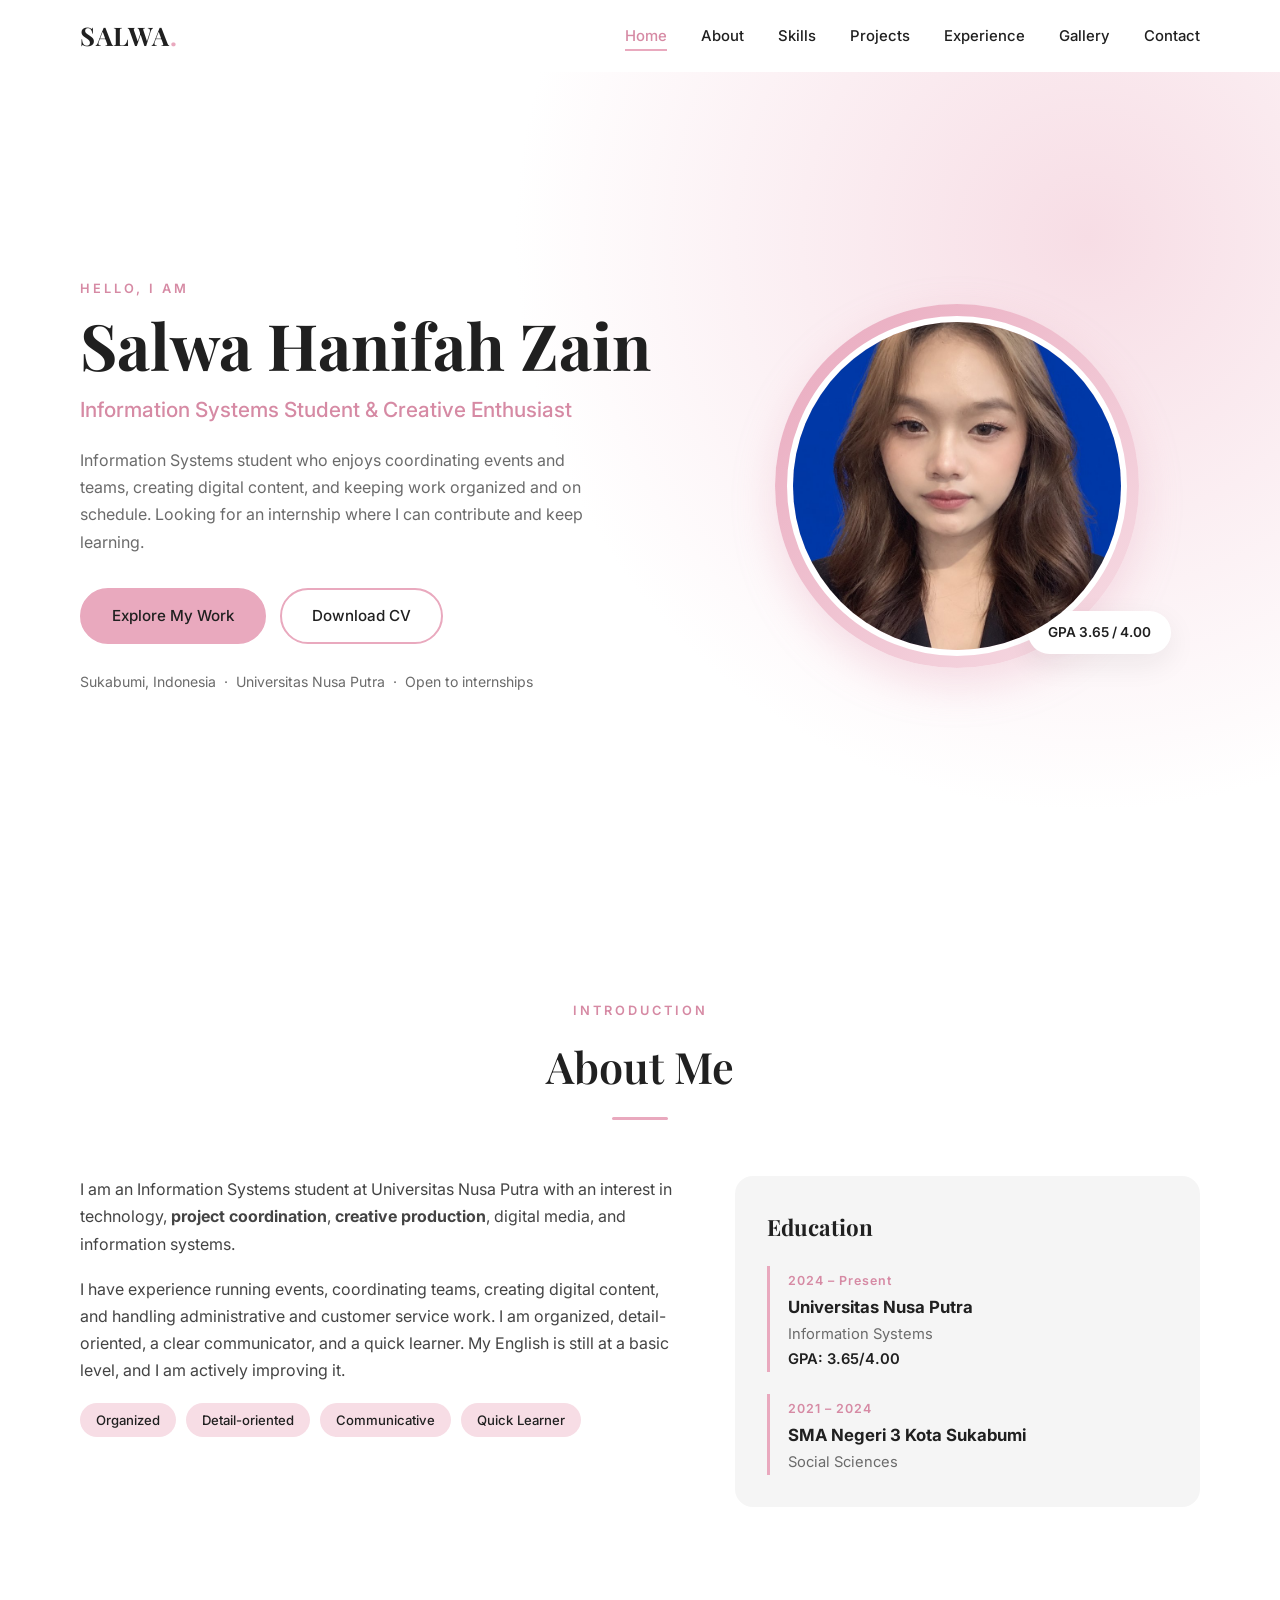
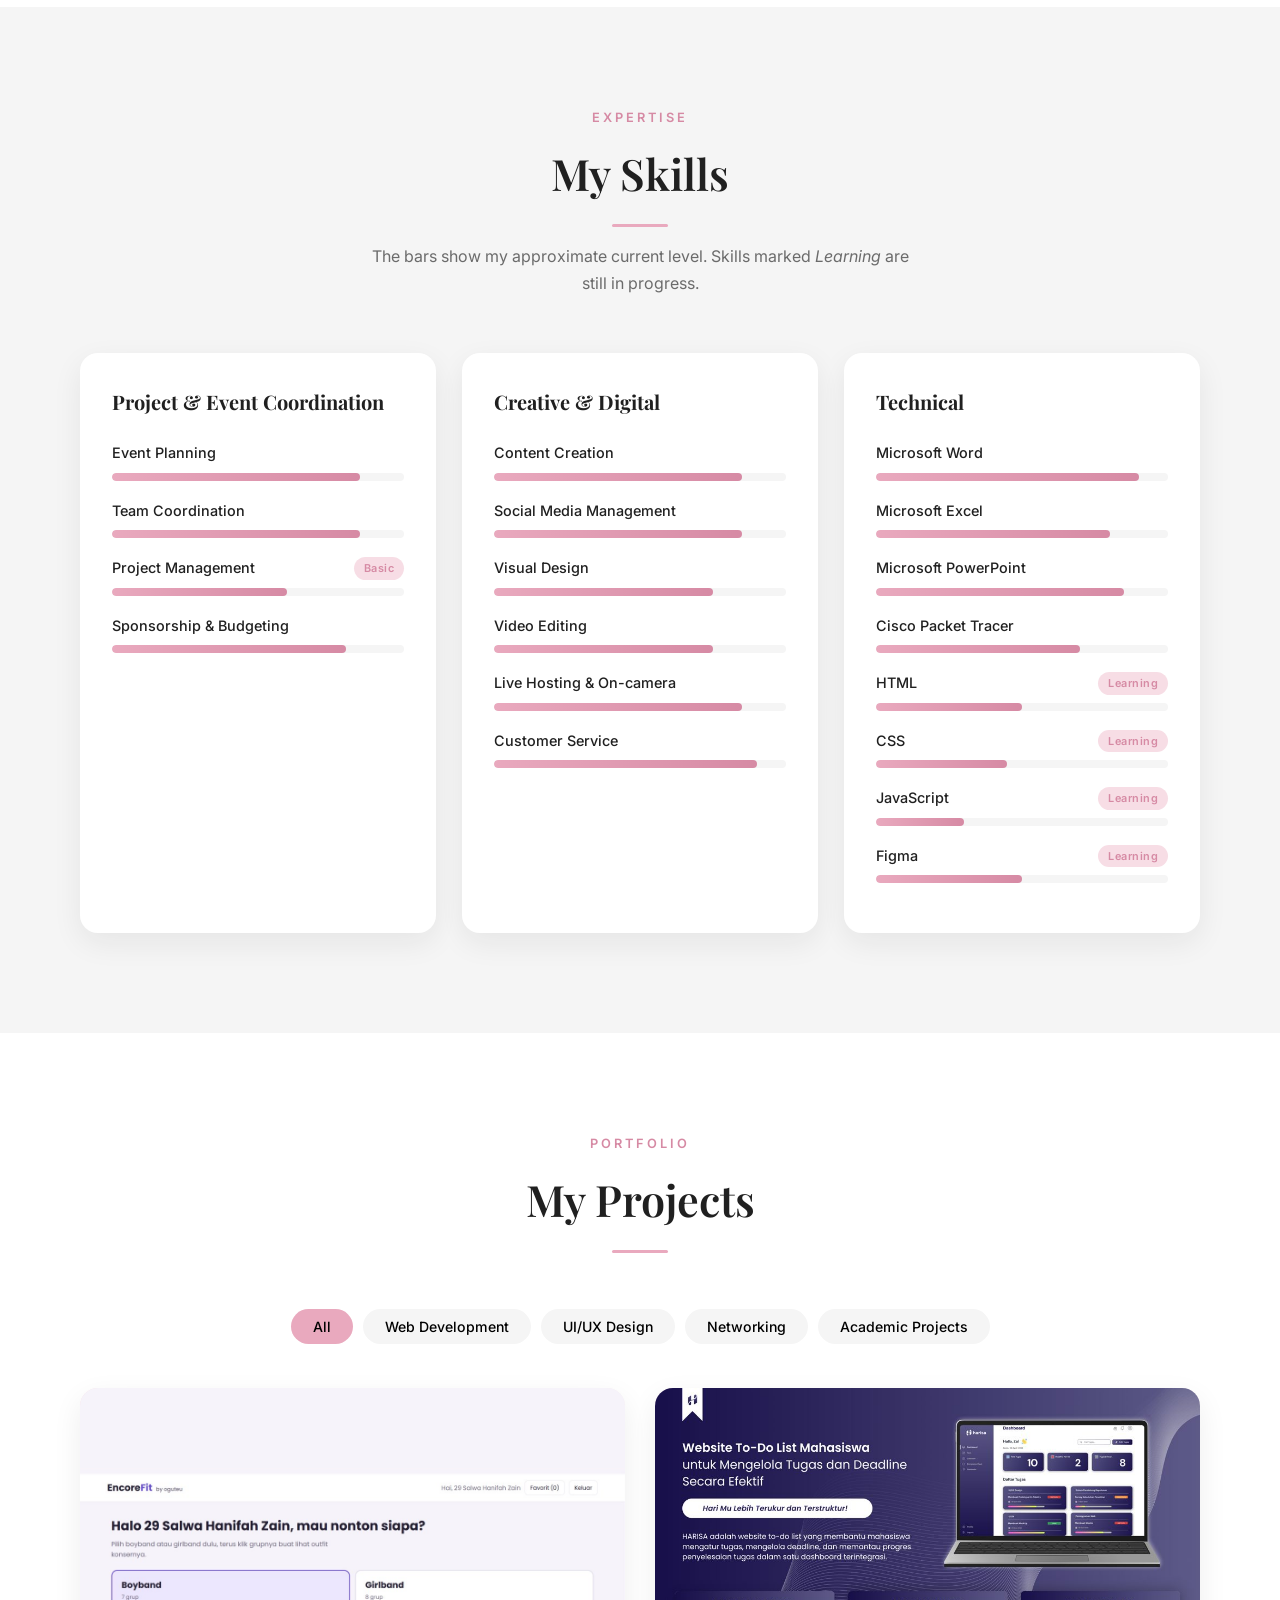
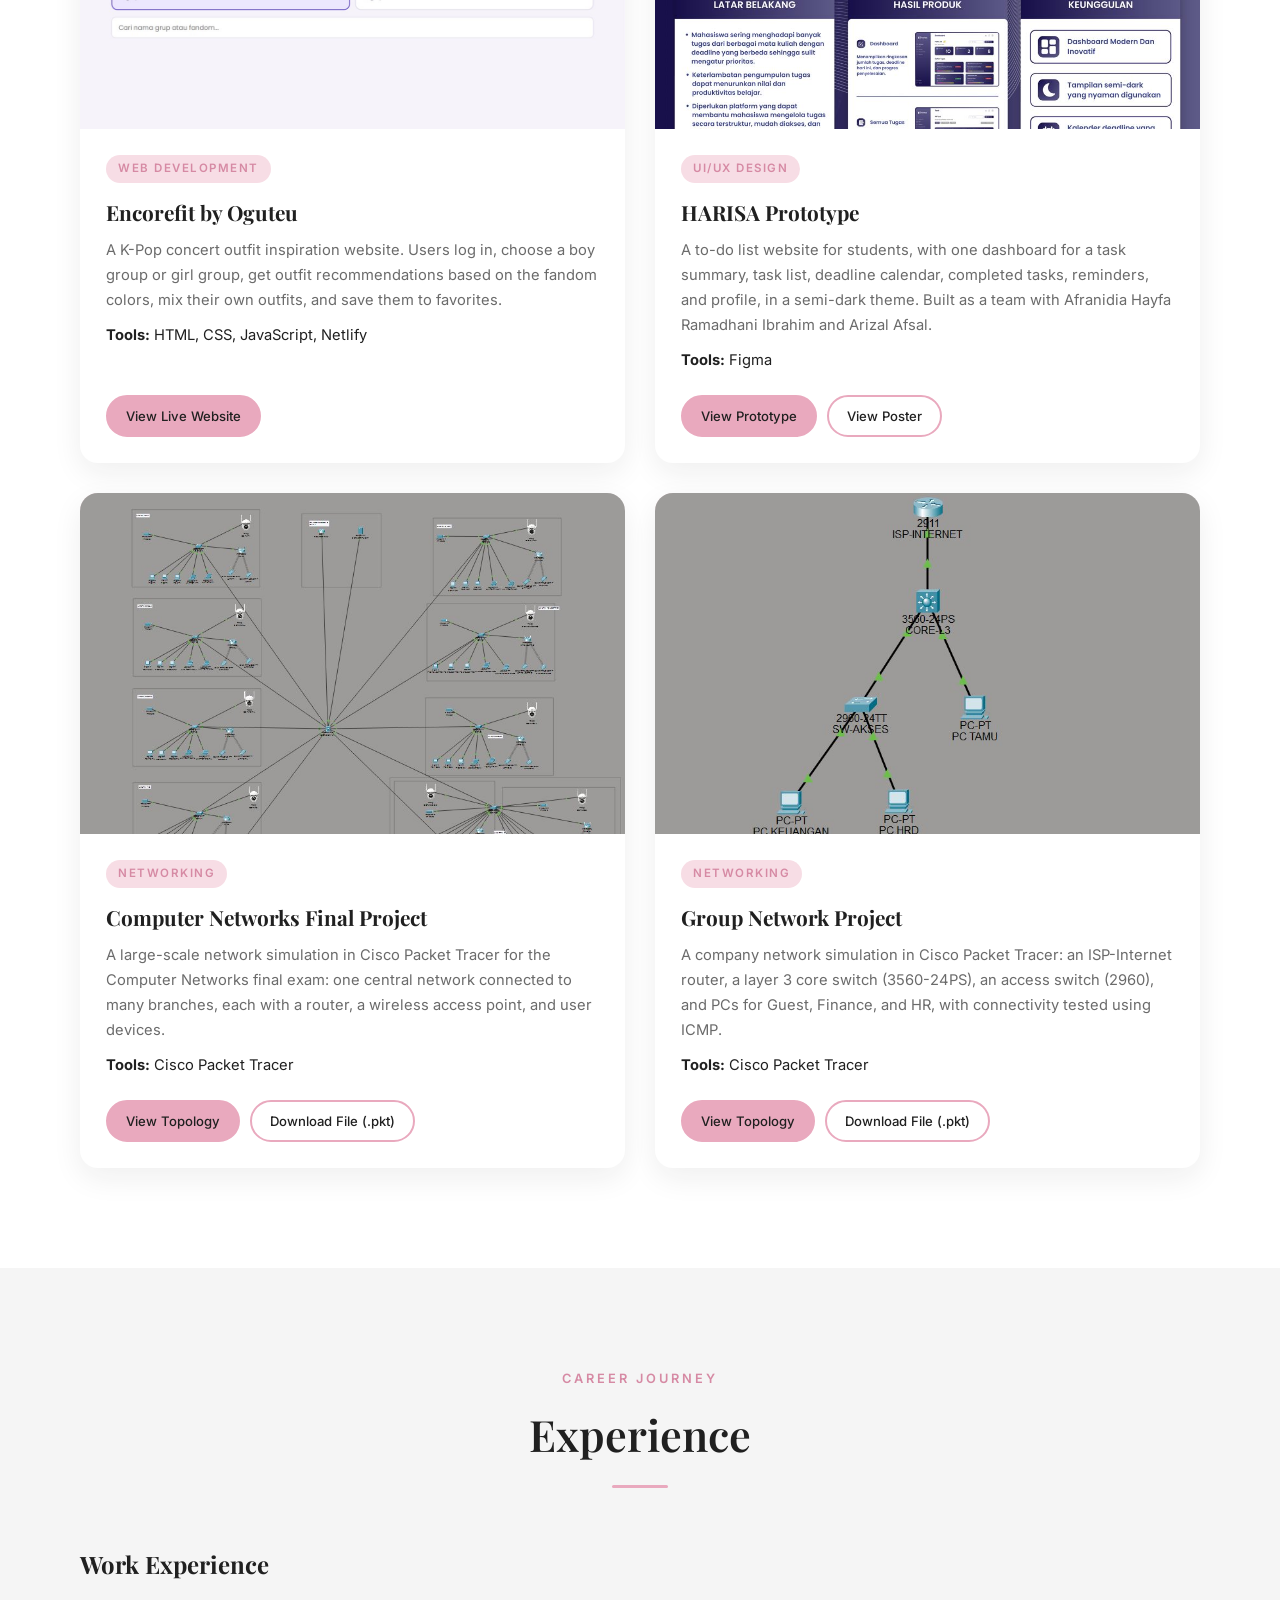
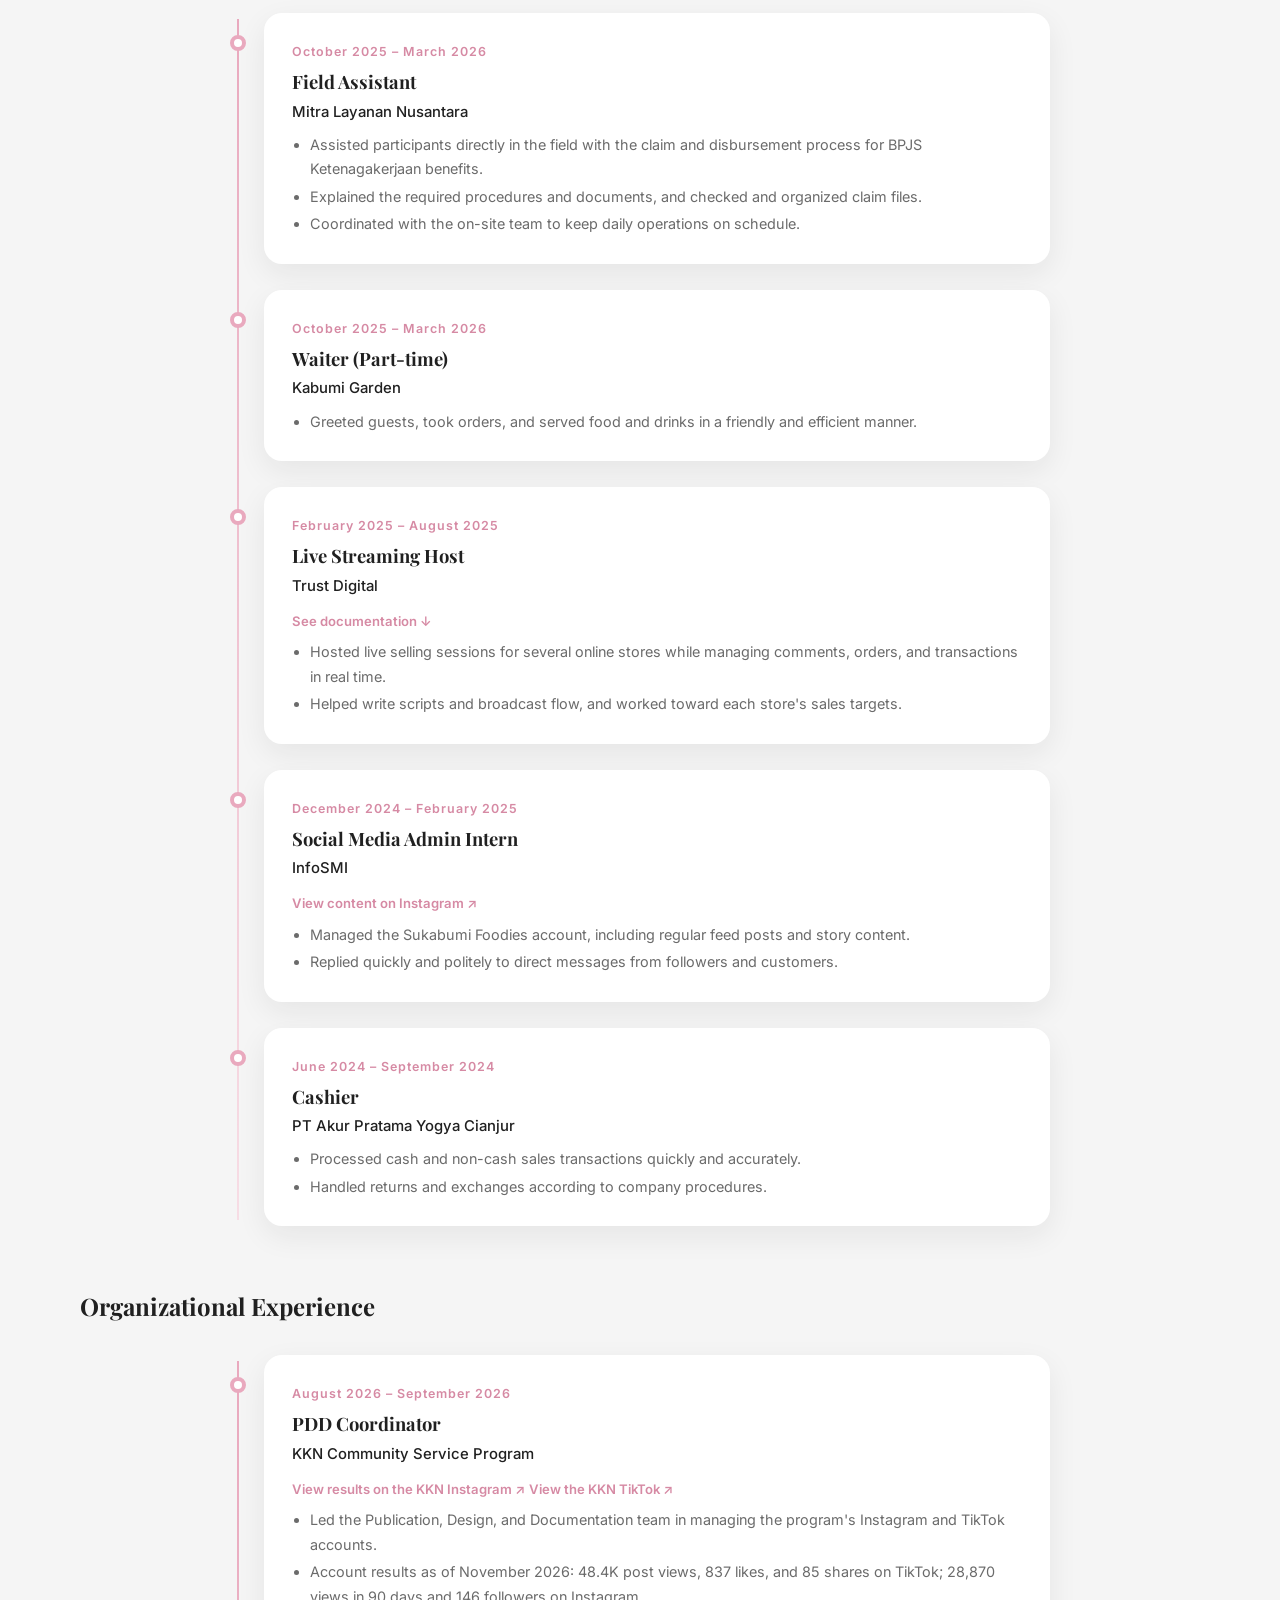
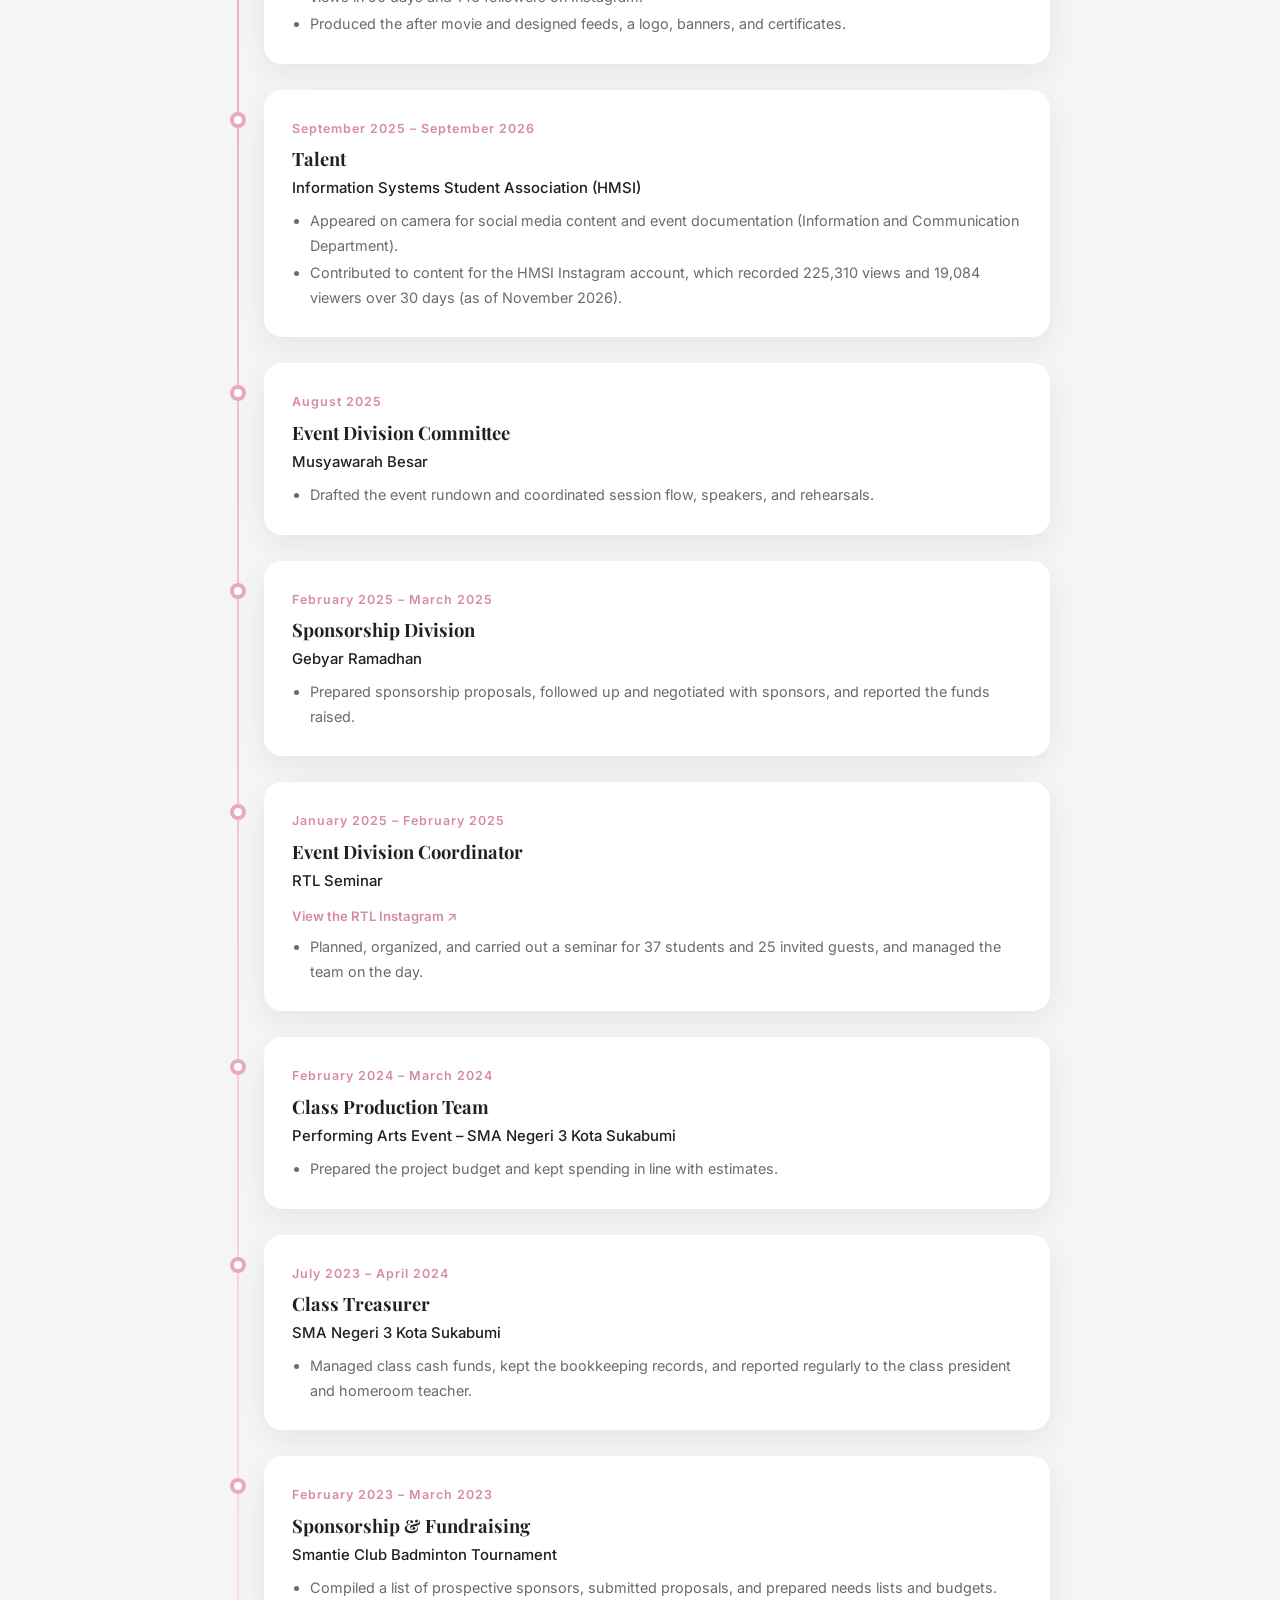
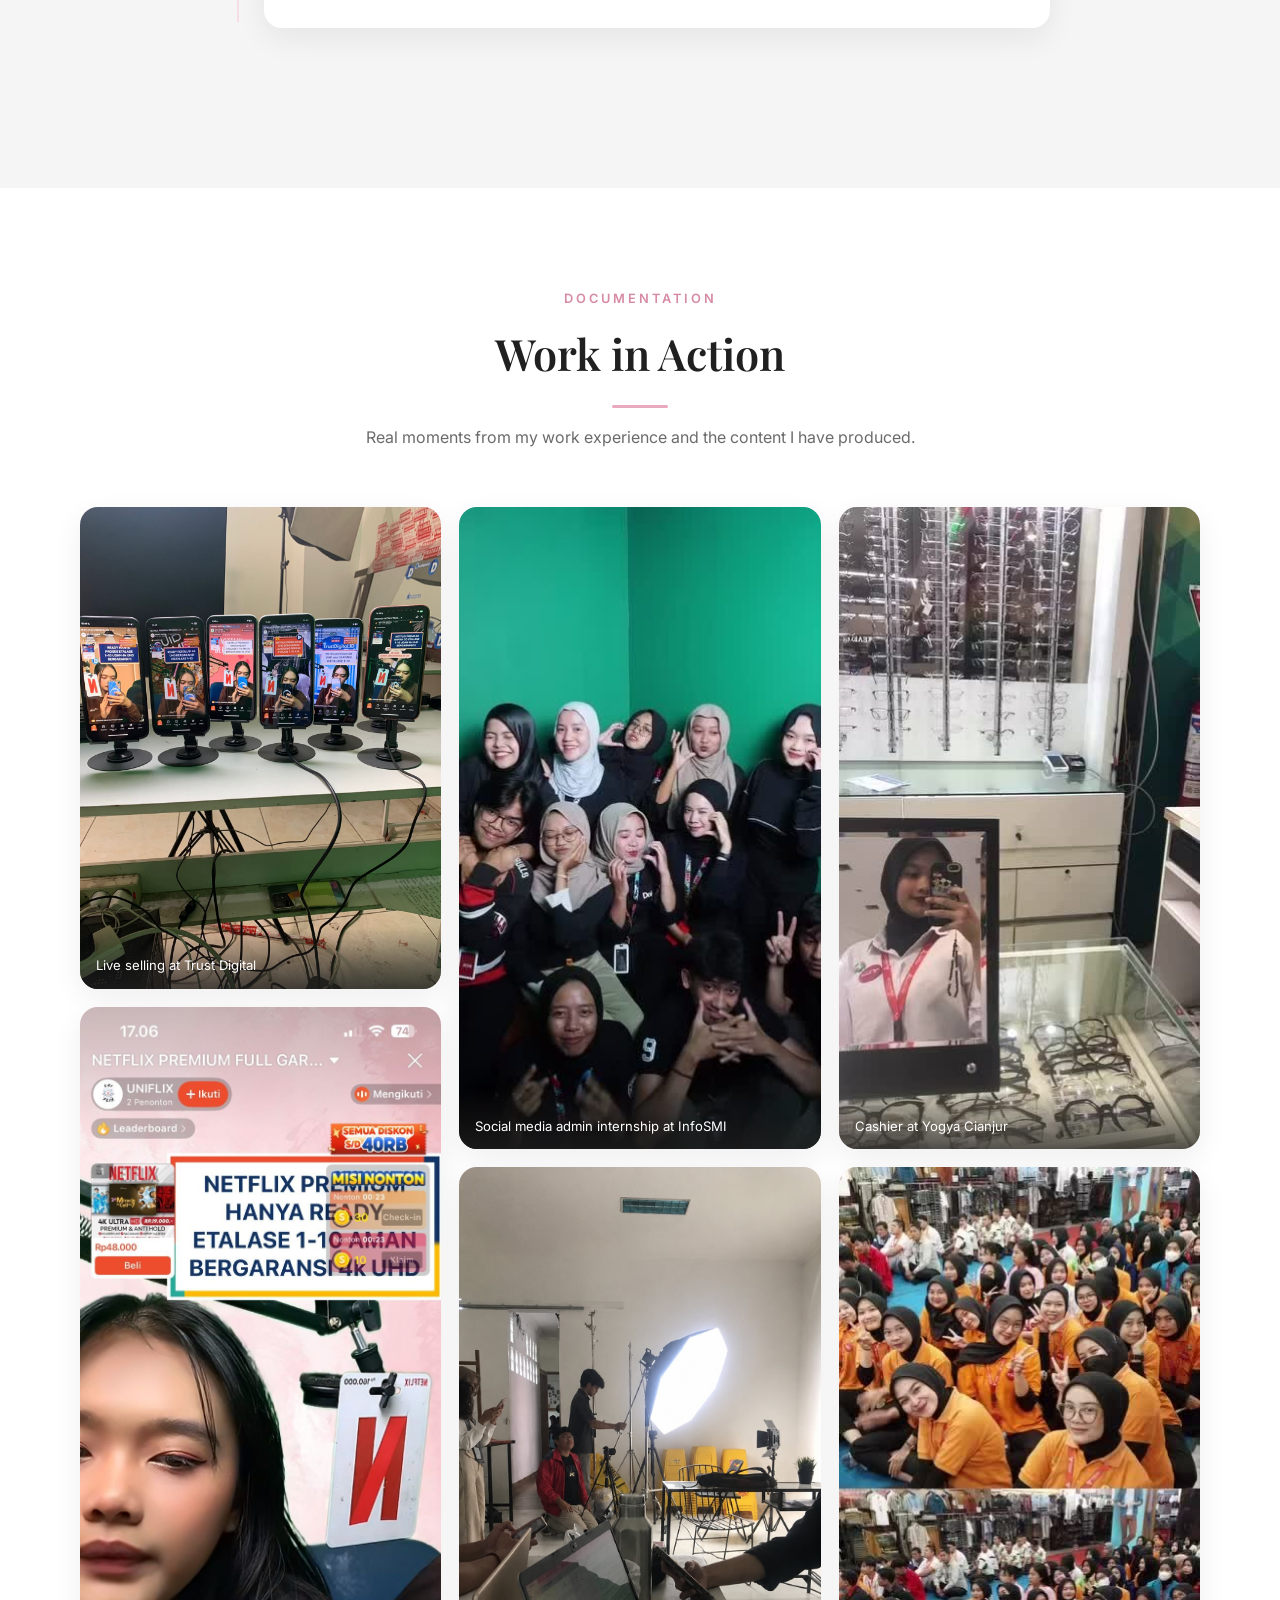
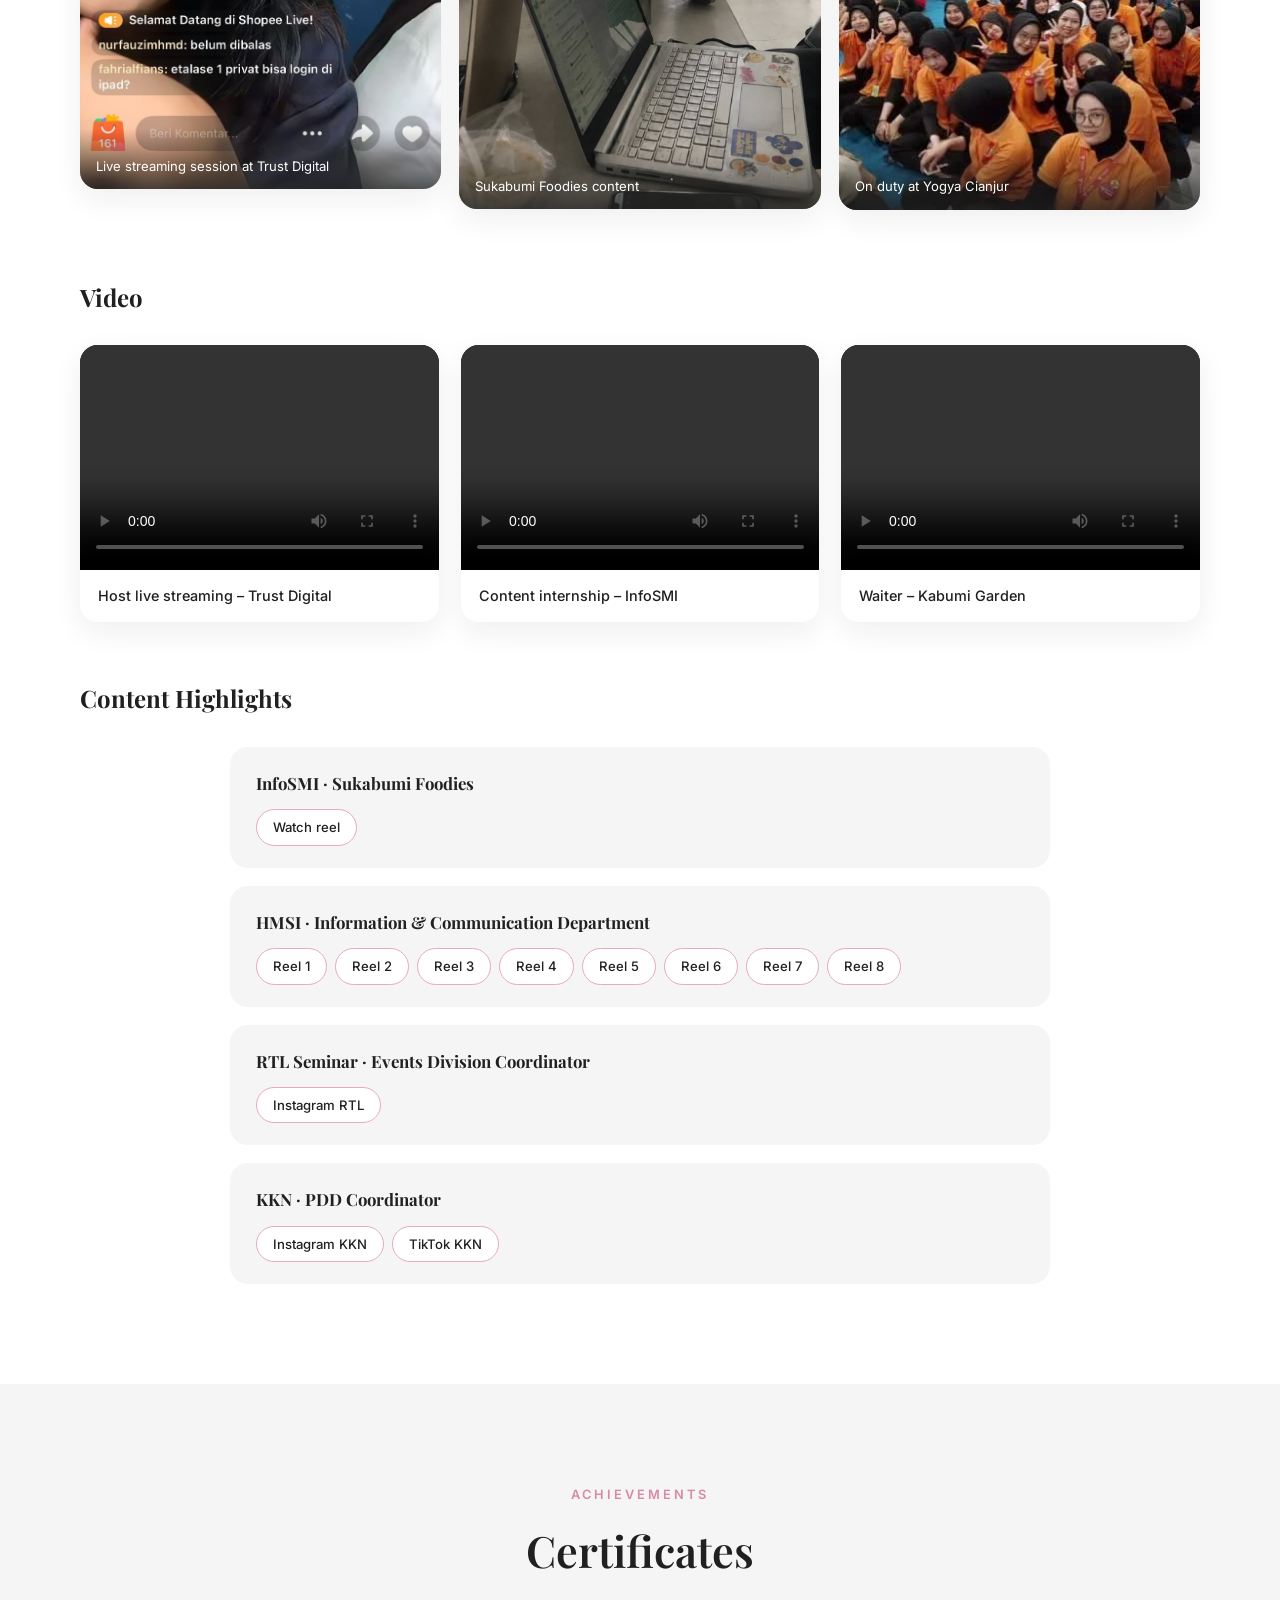
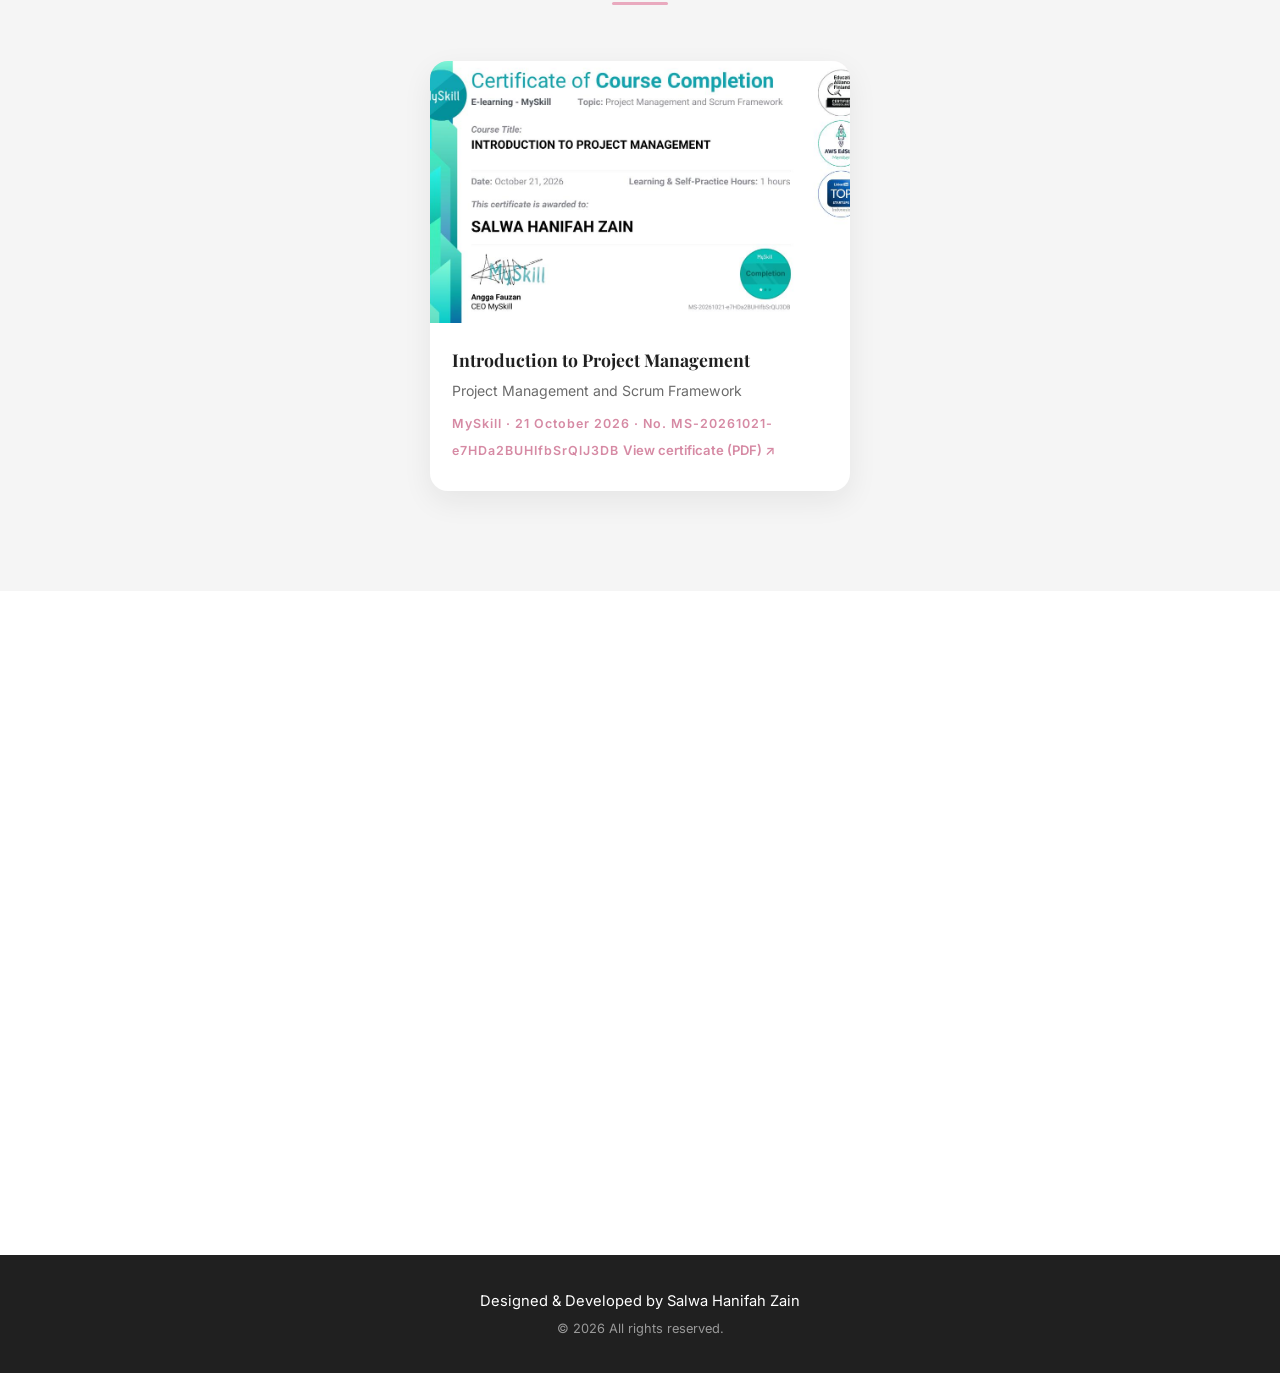
<file: index.html>
<!DOCTYPE html>
<html lang="en">
<head>
  <meta charset="UTF-8">
  <meta name="viewport" content="width=device-width, initial-scale=1.0">
  <title>Salwa Hanifah Zain | Information Systems Student & Creative Enthusiast</title>
  <meta name="description" content="Portfolio of Salwa Hanifah Zain, an Information Systems student at Universitas Nusa Putra with experience in project and event coordination, content creation, and customer service. Open to internship opportunities.">
  <meta name="keywords" content="Salwa Hanifah Zain, portfolio, Information Systems, Universitas Nusa Putra, internship, project coordination, operations, content creation">
  <meta name="author" content="Salwa Hanifah Zain">
  <meta name="theme-color" content="#E9A9BE">

  <!-- Open Graph (tampilan saat link dibagikan) -->
  <meta property="og:title" content="Salwa Hanifah Zain | Portfolio">
  <meta property="og:description" content="Information Systems Student & Creative Enthusiast">
  <meta property="og:type" content="website">
  <meta property="og:image" content="https://salwaogut.github.io/profile.jpg">
  <link rel="icon" href="data:image/svg+xml,%3Csvg xmlns=%27http://www.w3.org/2000/svg%27 viewBox=%270 0 100 100%27%3E%3Ctext y=%2790%27 font-size=%2790%27%3E%F0%9F%8C%B8%3C/text%3E%3C/svg%3E">

  <link rel="preconnect" href="https://fonts.googleapis.com">
  <link rel="preconnect" href="https://fonts.gstatic.com" crossorigin>
  <link href="https://fonts.googleapis.com/css2?family=Inter:wght@300;400;500;600&family=Playfair+Display:wght@500;600;700&display=swap" rel="stylesheet">
  <link rel="stylesheet" href="style.css">
</head>
<body>

  <!-- ================= NAVBAR ================= -->
  <header class="navbar" id="navbar">
    <nav class="nav-container" aria-label="Main navigation">
      <a href="#home" class="logo">SALWA<span>.</span></a>

      <ul class="nav-menu" id="nav-menu">
        <li><a href="#home" class="nav-link">Home</a></li>
        <li><a href="#about" class="nav-link">About</a></li>
        <li><a href="#skills" class="nav-link">Skills</a></li>
        <li><a href="#projects" class="nav-link">Projects</a></li>
        <li><a href="#experience" class="nav-link">Experience</a></li>
        <li><a href="#gallery" class="nav-link">Gallery</a></li>
        <li><a href="#contact" class="nav-link">Contact</a></li>
      </ul>

      <button class="hamburger" id="hamburger" aria-label="Open menu" aria-expanded="false" aria-controls="nav-menu">
        <span></span><span></span><span></span>
      </button>
    </nav>
  </header>

  <main>

    <!-- ================= HERO ================= -->
    <section class="hero" id="home">
      <div class="container hero-grid">
        <div class="hero-text">
          <p class="eyebrow fade-in" style="--d:0.1s">Hello, I am</p>
          <h1 class="fade-in" style="--d:0.25s">Salwa Hanifah Zain</h1>
          <h2 class="fade-in" style="--d:0.4s">Information Systems Student &amp; Creative Enthusiast</h2>
          <p class="hero-desc fade-in" style="--d:0.55s">
            Information Systems student who enjoys coordinating events and teams, creating digital content, and keeping work organized and on schedule. Looking for an internship where I can contribute and keep learning.
          </p>
          <div class="hero-buttons fade-in" style="--d:0.7s">
            <a href="#projects" class="btn btn-primary">Explore My Work</a>
            <!-- Letakkan file CV di: Salwa-Hanifah-Zain-CV.pdf -->
            <a href="CV-Salwa-Hanifah-Zain-EN.pdf" class="btn btn-outline" download>Download CV</a>
          </div>
          <p class="hero-meta fade-in" style="--d:0.85s">Sukabumi, Indonesia &nbsp;·&nbsp; Universitas Nusa Putra &nbsp;·&nbsp; Open to internships</p>
        </div>

        <div class="hero-photo fade-in" style="--d:0.4s">
          <div class="photo-ring">
            <div class="photo-frame">
              <!-- Ganti dengan foto asli: profile.jpg -->
              <img src="profile.jpg" alt="Profile photo of Salwa Hanifah Zain" data-fallback="SH">
              <span class="photo-placeholder">SH</span>
            </div>
          </div>
          <div class="floating-badge">GPA 3.65 / 4.00</div>
        </div>
      </div>
    </section>

    <!-- ================= ABOUT ================= -->
    <section class="section" id="about">
      <div class="container">
        <div class="section-head reveal">
          <p class="eyebrow">Introduction</p>
          <h2 class="section-title">About Me</h2>
        </div>

        <div class="about-grid">
          <div class="about-text reveal">
            <p>
              I am an Information Systems student at Universitas Nusa Putra with an interest in technology, <strong>project coordination</strong>, <strong>creative production</strong>, digital media, and information systems.
            </p>
            <p>
              I have experience running events, coordinating teams, creating digital content, and handling administrative and customer service work. I am organized, detail-oriented, a clear communicator, and a quick learner. My English is still at a basic level, and I am actively improving it.
            </p>
            <div class="tags">
              <span>Organized</span><span>Detail-oriented</span><span>Communicative</span><span>Quick Learner</span>
            </div>
          </div>

          <div class="education reveal">
            <h3>Education</h3>
            <div class="edu-item">
              <span class="edu-year">2024 – Present</span>
              <h4>Universitas Nusa Putra</h4>
              <p>Information Systems</p>
              <p class="gpa">GPA: 3.65/4.00</p>
            </div>
            <div class="edu-item">
              <span class="edu-year">2021 – 2024</span>
              <h4>SMA Negeri 3 Kota Sukabumi</h4>
              <p>Social Sciences</p>
            </div>
          </div>
        </div>
      </div>
    </section>

    <!-- ================= SKILLS ================= -->
    <section class="section section-soft" id="skills">
      <div class="container">
        <div class="section-head reveal">
          <p class="eyebrow">Expertise</p>
          <h2 class="section-title">My Skills</h2>
          <p class="section-sub">
            The bars show my approximate current level. Skills marked <em>Learning</em> are still in progress.
          </p>
        </div>

        <!--
          CARA EDIT SKILL:
          - Ubah angka pada data-level (0-100) untuk mengubah progress bar.
          - Hapus seluruh <div class="skill">...</div> jika skill belum ingin ditampilkan.
          - Hapus <span class="badge">Learning</span> jika sudah yakin menguasainya.
        -->
        <div class="skills-grid">

          <div class="skill-card reveal">
            <h3>Project &amp; Event Coordination</h3>
            <div class="skill"><div class="skill-top"><span>Event Planning</span></div><div class="bar"><div class="bar-fill" data-level="85"></div></div></div>
            <div class="skill"><div class="skill-top"><span>Team Coordination</span></div><div class="bar"><div class="bar-fill" data-level="85"></div></div></div>
            <div class="skill"><div class="skill-top"><span>Project Management</span><span class="badge">Basic</span></div><div class="bar"><div class="bar-fill" data-level="60"></div></div></div>
            <div class="skill"><div class="skill-top"><span>Sponsorship &amp; Budgeting</span></div><div class="bar"><div class="bar-fill" data-level="80"></div></div></div>
          </div>

          <div class="skill-card reveal">
            <h3>Creative &amp; Digital</h3>
            <div class="skill"><div class="skill-top"><span>Content Creation</span></div><div class="bar"><div class="bar-fill" data-level="85"></div></div></div>
            <div class="skill"><div class="skill-top"><span>Social Media Management</span></div><div class="bar"><div class="bar-fill" data-level="85"></div></div></div>
            <div class="skill"><div class="skill-top"><span>Visual Design</span></div><div class="bar"><div class="bar-fill" data-level="75"></div></div></div>
            <div class="skill"><div class="skill-top"><span>Video Editing</span></div><div class="bar"><div class="bar-fill" data-level="75"></div></div></div>
            <div class="skill"><div class="skill-top"><span>Live Hosting &amp; On-camera</span></div><div class="bar"><div class="bar-fill" data-level="85"></div></div></div>
            <div class="skill"><div class="skill-top"><span>Customer Service</span></div><div class="bar"><div class="bar-fill" data-level="90"></div></div></div>
          </div>

          <div class="skill-card reveal">
            <h3>Technical</h3>
            <div class="skill"><div class="skill-top"><span>Microsoft Word</span></div><div class="bar"><div class="bar-fill" data-level="90"></div></div></div>
            <div class="skill"><div class="skill-top"><span>Microsoft Excel</span></div><div class="bar"><div class="bar-fill" data-level="80"></div></div></div>
            <div class="skill"><div class="skill-top"><span>Microsoft PowerPoint</span></div><div class="bar"><div class="bar-fill" data-level="85"></div></div></div>
            <div class="skill"><div class="skill-top"><span>Cisco Packet Tracer</span></div><div class="bar"><div class="bar-fill" data-level="70"></div></div></div>
            <!-- Skill di bawah ini BELUM DIKONFIRMASI. Edit level / hapus sesuai kemampuan asli. -->
            <div class="skill"><div class="skill-top"><span>HTML</span><span class="badge">Learning</span></div><div class="bar"><div class="bar-fill" data-level="50"></div></div></div>
            <div class="skill"><div class="skill-top"><span>CSS</span><span class="badge">Learning</span></div><div class="bar"><div class="bar-fill" data-level="45"></div></div></div>
            <div class="skill"><div class="skill-top"><span>JavaScript</span><span class="badge">Learning</span></div><div class="bar"><div class="bar-fill" data-level="30"></div></div></div>
            <div class="skill"><div class="skill-top"><span>Figma</span><span class="badge">Learning</span></div><div class="bar"><div class="bar-fill" data-level="50"></div></div></div>
          </div>

        </div>
      </div>
    </section>

    <!-- ================= PROJECTS ================= -->
    <section class="section" id="projects">
      <div class="container">
        <div class="section-head reveal">
          <p class="eyebrow">Portfolio</p>
          <h2 class="section-title">My Projects</h2>
        </div>

        <div class="filters reveal" role="group" aria-label="Filter projects">
          <button class="filter-btn active" data-filter="all">All</button>
          <button class="filter-btn" data-filter="web">Web Development</button>
          <button class="filter-btn" data-filter="uiux">UI/UX Design</button>
          <button class="filter-btn" data-filter="network">Networking</button>
          <button class="filter-btn" data-filter="academic">Academic Projects</button>
        </div>

        <!--
          CARA GANTI THUMBNAIL: simpan screenshot di 
          lalu samakan nama file pada atribut src di bawah.
          CARA ISI LINK: ganti href="#" dengan link asli (demo / GitHub).
        -->
        <div class="projects-grid">

          <article class="project-card reveal" data-category="web academic">
            <div class="thumb">
              <img src="encorefit.jpg" alt="Screenshot of the Encorefit by Oguteu website" loading="lazy">
              <span class="thumb-label">Encorefit by Oguteu</span>
            </div>
            <div class="project-body">
              <span class="project-cat">Web Development</span>
              <h3>Encorefit by Oguteu</h3>
              <p>A K-Pop concert outfit inspiration website. Users log in, choose a boy group or girl group, get outfit recommendations based on the fandom colors, mix their own outfits, and save them to favorites.</p>
              <p class="tools"><strong>Tools:</strong> HTML, CSS, JavaScript, Netlify</p>
              <div class="project-links">
                <a href="https://encorefitbyogute.netlify.app/" class="btn btn-sm btn-primary" target="_blank" rel="noopener">View Live Website</a>
              </div>
            </div>
          </article>

          <article class="project-card reveal" data-category="uiux academic">
            <div class="thumb">
              <img src="harisa-poster.jpg" alt="HARISA project poster" loading="lazy">
              <span class="thumb-label">HARISA Prototype</span>
            </div>
            <div class="project-body">
              <span class="project-cat">UI/UX Design</span>
              <h3>HARISA Prototype</h3>
              <p>A to-do list website for students, with one dashboard for a task summary, task list, deadline calendar, completed tasks, reminders, and profile, in a semi-dark theme. Built as a team with Afranidia Hayfa Ramadhani Ibrahim and Arizal Afsal.</p>
              <p class="tools"><strong>Tools:</strong> Figma</p>
              <div class="project-links">
                <a href="https://www.figma.com/proto/jpFRzpJVS99QjLxQAJqVGu/HARISA?node-id=0-1&t=Ys1GTexf6wWAhTm3-1" class="btn btn-sm btn-primary" target="_blank" rel="noopener">View Prototype</a>
                <a href="harisa-poster.jpg" class="btn btn-sm btn-outline" target="_blank" rel="noopener">View Poster</a>
              </div>
            </div>
          </article>

          <article class="project-card reveal" data-category="network academic">
            <div class="thumb">
              <img src="network-uas.jpg" alt="Network topology for the final exam project" loading="lazy">
              <span class="thumb-label">Computer Networks Final Project</span>
            </div>
            <div class="project-body">
              <span class="project-cat">Networking</span>
              <h3>Computer Networks Final Project</h3>
              <p>A large-scale network simulation in Cisco Packet Tracer for the Computer Networks final exam: one central network connected to many branches, each with a router, a wireless access point, and user devices.</p>
              <p class="tools"><strong>Tools:</strong> Cisco Packet Tracer</p>
              <div class="project-links">
                <a href="network-uas.jpg" class="btn btn-sm btn-primary" target="_blank" rel="noopener">View Topology</a>
                <a href="UAS-Jarkom-Salwa.pkt" class="btn btn-sm btn-outline" download>Download File (.pkt)</a>
              </div>
            </div>
          </article>

          <article class="project-card reveal" data-category="network academic">
            <div class="thumb">
              <img src="network-kelompok.jpg" alt="Network topology for the group project" loading="lazy">
              <span class="thumb-label">Group Network Project</span>
            </div>
            <div class="project-body">
              <span class="project-cat">Networking</span>
              <h3>Group Network Project</h3>
              <p>A company network simulation in Cisco Packet Tracer: an ISP-Internet router, a layer 3 core switch (3560-24PS), an access switch (2960), and PCs for Guest, Finance, and HR, with connectivity tested using ICMP.</p>
              <p class="tools"><strong>Tools:</strong> Cisco Packet Tracer</p>
              <div class="project-links">
                <a href="network-kelompok.jpg" class="btn btn-sm btn-primary" target="_blank" rel="noopener">View Topology</a>
                <a href="Jaringan-Kelompok.pkt" class="btn btn-sm btn-outline" download>Download File (.pkt)</a>
              </div>
            </div>
          </article>

        </div>
      </div>
    </section>

    <!-- ================= EXPERIENCE ================= -->
    <section class="section section-soft" id="experience">
      <div class="container">
        <div class="section-head reveal">
          <p class="eyebrow">Career Journey</p>
          <h2 class="section-title">Experience</h2>
        </div>

        <h3 class="sub-title reveal">Work Experience</h3>
        <div class="timeline">

          <div class="timeline-item reveal">
            <span class="dot"></span>
            <div class="timeline-card">
              <span class="date">October 2025 – March 2026</span>
              <h4>Field Assistant</h4>
              <p class="org">Mitra Layanan Nusantara</p>
              <ul>
                <li>Assisted participants directly in the field with the claim and disbursement process for BPJS Ketenagakerjaan benefits.</li>
                <li>Explained the required procedures and documents, and checked and organized claim files.</li>
                <li>Coordinated with the on-site team to keep daily operations on schedule.</li>
              </ul>
            </div>
          </div>

          <div class="timeline-item reveal">
            <span class="dot"></span>
            <div class="timeline-card">
              <span class="date">October 2025 – March 2026</span>
              <h4>Waiter (Part-time)</h4>
              <p class="org">Kabumi Garden</p>
              <ul>
                <li>Greeted guests, took orders, and served food and drinks in a friendly and efficient manner.</li>
              </ul>
            </div>
          </div>

          <div class="timeline-item reveal">
            <span class="dot"></span>
            <div class="timeline-card">
              <span class="date">February 2025 – August 2025</span>
              <h4>Live Streaming Host</h4>
              <p class="org">Trust Digital</p>
              <a class="tl-link" href="#gallery" target="_blank" rel="noopener">See documentation ↓</a>
              <ul>
                <li>Hosted live selling sessions for several online stores while managing comments, orders, and transactions in real time.</li>
                <li>Helped write scripts and broadcast flow, and worked toward each store's sales targets.</li>
              </ul>
            </div>
          </div>

          <div class="timeline-item reveal">
            <span class="dot"></span>
            <div class="timeline-card">
              <span class="date">December 2024 – February 2025</span>
              <h4>Social Media Admin Intern</h4>
              <p class="org">InfoSMI</p>
              <a class="tl-link" href="https://www.instagram.com/reel/DEUntxWTIax/" target="_blank" rel="noopener">View content on Instagram ↗</a>
              <ul>
                <li>Managed the Sukabumi Foodies account, including regular feed posts and story content.</li>
                <li>Replied quickly and politely to direct messages from followers and customers.</li>
              </ul>
            </div>
          </div>

          <div class="timeline-item reveal">
            <span class="dot"></span>
            <div class="timeline-card">
              <span class="date">June 2024 – September 2024</span>
              <h4>Cashier</h4>
              <p class="org">PT Akur Pratama Yogya Cianjur</p>
              <ul>
                <li>Processed cash and non-cash sales transactions quickly and accurately.</li>
                <li>Handled returns and exchanges according to company procedures.</li>
              </ul>
            </div>
          </div>

        </div>

        <h3 class="sub-title reveal">Organizational Experience</h3>
        <div class="timeline">

          <div class="timeline-item reveal">
            <span class="dot"></span>
            <div class="timeline-card">
              <span class="date">August 2026 – September 2026</span>
              <h4>PDD Coordinator</h4>
              <p class="org">KKN Community Service Program</p>
              <a class="tl-link" href="https://www.instagram.com/kkncipeuteuy.16" target="_blank" rel="noopener">View results on the KKN Instagram ↗</a>
              <a class="tl-link" href="https://www.tiktok.com/@kkncipeuteuy.16" target="_blank" rel="noopener">View the KKN TikTok ↗</a>
              <ul>
                <li>Led the Publication, Design, and Documentation team in managing the program's Instagram and TikTok accounts.</li>
                <li>Account results as of November 2026: 48.4K post views, 837 likes, and 85 shares on TikTok; 28,870 views in 90 days and 146 followers on Instagram.</li>
                <li>Produced the after movie and designed feeds, a logo, banners, and certificates.</li>
              </ul>
            </div>
          </div>

          <div class="timeline-item reveal">
            <span class="dot"></span>
            <div class="timeline-card">
              <span class="date">September 2025 – September 2026</span>
              <h4>Talent</h4>
              <p class="org">Information Systems Student Association (HMSI)</p>
              <ul>
                <li>Appeared on camera for social media content and event documentation (Information and Communication Department).</li>
                <li>Contributed to content for the HMSI Instagram account, which recorded 225,310 views and 19,084 viewers over 30 days (as of November 2026).</li>
              </ul>
            </div>
          </div>

          <div class="timeline-item reveal">
            <span class="dot"></span>
            <div class="timeline-card">
              <span class="date">August 2025</span>
              <h4>Event Division Committee</h4>
              <p class="org">Musyawarah Besar</p>
              <ul>
                <li>Drafted the event rundown and coordinated session flow, speakers, and rehearsals.</li>
              </ul>
            </div>
          </div>

          <div class="timeline-item reveal">
            <span class="dot"></span>
            <div class="timeline-card">
              <span class="date">February 2025 – March 2025</span>
              <h4>Sponsorship Division</h4>
              <p class="org">Gebyar Ramadhan</p>
              <ul>
                <li>Prepared sponsorship proposals, followed up and negotiated with sponsors, and reported the funds raised.</li>
              </ul>
            </div>
          </div>

          <div class="timeline-item reveal">
            <span class="dot"></span>
            <div class="timeline-card">
              <span class="date">January 2025 – February 2025</span>
              <h4>Event Division Coordinator</h4>
              <p class="org">RTL Seminar</p>
              <a class="tl-link" href="https://www.instagram.com/kelompok3rtl_bel" target="_blank" rel="noopener">View the RTL Instagram ↗</a>
              <ul>
                <li>Planned, organized, and carried out a seminar for 37 students and 25 invited guests, and managed the team on the day.</li>
              </ul>
            </div>
          </div>

          <div class="timeline-item reveal">
            <span class="dot"></span>
            <div class="timeline-card">
              <span class="date">February 2024 – March 2024</span>
              <h4>Class Production Team</h4>
              <p class="org">Performing Arts Event – SMA Negeri 3 Kota Sukabumi</p>
              <ul>
                <li>Prepared the project budget and kept spending in line with estimates.</li>
              </ul>
            </div>
          </div>

          <div class="timeline-item reveal">
            <span class="dot"></span>
            <div class="timeline-card">
              <span class="date">July 2023 – April 2024</span>
              <h4>Class Treasurer</h4>
              <p class="org">SMA Negeri 3 Kota Sukabumi</p>
              <ul>
                <li>Managed class cash funds, kept the bookkeeping records, and reported regularly to the class president and homeroom teacher.</li>
              </ul>
            </div>
          </div>

          <div class="timeline-item reveal">
            <span class="dot"></span>
            <div class="timeline-card">
              <span class="date">February 2023 – March 2023</span>
              <h4>Sponsorship &amp; Fundraising</h4>
              <p class="org">Smantie Club Badminton Tournament</p>
              <ul>
                <li>Compiled a list of prospective sponsors, submitted proposals, and prepared needs lists and budgets.</li>
              </ul>
            </div>
          </div>

        </div>
      </div>
    </section>

    <!-- ================= GALLERY ================= -->
    <section class="section" id="gallery">
      <div class="container">
        <div class="section-head reveal">
          <p class="eyebrow">Documentation</p>
          <h2 class="section-title">Work in Action</h2>
          <p class="section-sub">Real moments from my work experience and the content I have produced.</p>
        </div>
        <div class="gallery">
          <figure class="g-item reveal"><img src="trust-live-1.jpg" alt="Live selling at Trust Digital" loading="lazy"><figcaption>Live selling at Trust Digital</figcaption></figure>
          <figure class="g-item reveal"><img src="trust-live-2.jpg" alt="Live streaming session at Trust Digital" loading="lazy"><figcaption>Live streaming session at Trust Digital</figcaption></figure>
          <figure class="g-item reveal"><img src="infosmi-1.jpg" alt="Social media admin internship at InfoSMI" loading="lazy"><figcaption>Social media admin internship at InfoSMI</figcaption></figure>
          <figure class="g-item reveal"><img src="infosmi-2.jpg" alt="Sukabumi Foodies content" loading="lazy"><figcaption>Sukabumi Foodies content</figcaption></figure>
          <figure class="g-item reveal"><img src="yogya-1.jpg" alt="Cashier at Yogya Cianjur" loading="lazy"><figcaption>Cashier at Yogya Cianjur</figcaption></figure>
          <figure class="g-item reveal"><img src="yogya-2.jpg" alt="On duty at Yogya Cianjur" loading="lazy"><figcaption>On duty at Yogya Cianjur</figcaption></figure>
        </div>
        <h3 class="sub-title reveal">Video</h3>
        <div class="videos">
          <div class="video-card reveal"><div class="video-wrap"><video controls preload="metadata" playsinline aria-label="Host live streaming – Trust Digital" src="trust-digital.mp4"></video></div><p>Host live streaming – Trust Digital</p></div>
          <div class="video-card reveal"><div class="video-wrap"><video controls preload="metadata" playsinline aria-label="Content internship – InfoSMI" src="infosmi.mp4"></video></div><p>Content internship – InfoSMI</p></div>
          <div class="video-card reveal"><div class="video-wrap"><video controls preload="metadata" playsinline aria-label="Waiter – Kabumi Garden" src="kabumi-garden.mp4"></video></div><p>Waiter – Kabumi Garden</p></div>
        </div>
        <h3 class="sub-title reveal">Content Highlights</h3>
        <div class="content-links reveal">
          <div><h4>InfoSMI · Sukabumi Foodies</h4><div class="chips"><a href="https://www.instagram.com/reel/DEUntxWTIax/" target="_blank" rel="noopener">Watch reel</a></div></div>
          <div><h4>HMSI · Information &amp; Communication Department</h4><div class="chips"><a href="https://www.instagram.com/reel/DTkhfluDzFa/" target="_blank" rel="noopener">Reel 1</a><a href="https://www.instagram.com/reel/DTPfQycD8ma/" target="_blank" rel="noopener">Reel 2</a><a href="https://www.instagram.com/reel/DTVH_Fej0-Y/" target="_blank" rel="noopener">Reel 3</a><a href="https://www.instagram.com/reel/DUcXSwWj9Qq/" target="_blank" rel="noopener">Reel 4</a><a href="https://www.instagram.com/reel/DR3ThPrD9a-/" target="_blank" rel="noopener">Reel 5</a><a href="https://www.instagram.com/reel/DRoYkZ-j5qZ/" target="_blank" rel="noopener">Reel 6</a><a href="https://www.instagram.com/reel/DRGiCJcjxeF/" target="_blank" rel="noopener">Reel 7</a><a href="https://www.instagram.com/reel/DSKBTOrjwiT/" target="_blank" rel="noopener">Reel 8</a></div></div>
          <div><h4>RTL Seminar · Events Division Coordinator</h4><div class="chips"><a href="https://www.instagram.com/kelompok3rtl_bel" target="_blank" rel="noopener">Instagram RTL</a></div></div>
          <div><h4>KKN · PDD Coordinator</h4><div class="chips"><a href="https://www.instagram.com/kkncipeuteuy.16" target="_blank" rel="noopener">Instagram KKN</a><a href="https://www.tiktok.com/@kkncipeuteuy.16" target="_blank" rel="noopener">TikTok KKN</a></div></div>
        </div>
      </div>
    </section>

    <!-- ================= CERTIFICATES ================= -->
    <section class="section section-soft" id="certificates">
      <div class="container">
        <div class="section-head reveal">
          <p class="eyebrow">Achievements</p>
          <h2 class="section-title">Certificates</h2>
        </div>

        <div class="cert-grid">
          <article class="cert-card reveal">
            <div class="cert-img">
              <!-- Ganti dengan gambar sertifikat: cert-1.jpg -->
              <img src="cert-1.jpg" alt="Certificate of Introduction to Project Management" loading="lazy">
              <span class="thumb-label">Certificate 1</span>
            </div>
            <div class="cert-body">
              <h3>Introduction to Project Management</h3>
              <p>Project Management and Scrum Framework</p>
              <span class="date">MySkill · 21 October 2026 · No. MS-20261021-e7HDa2BUHIfbSrQlJ3DB</span>
              <a class="tl-link" href="sertifikate_project_management.pdf" target="_blank" rel="noopener">View certificate (PDF) ↗</a>
            </div>
          </article>
        </div>
      </div>
    </section>

    <!-- ================= CONTACT ================= -->
    <section class="section" id="contact">
      <div class="container">
        <div class="section-head reveal">
          <p class="eyebrow">Get in Touch</p>
          <h2 class="section-title">Let's Connect</h2>
          <p class="section-sub">Open to internship opportunities, collaboration, and conversation. Feel free to say hello!</p>
        </div>

        <div class="contact-grid reveal">
          <a href="mailto:aaaw00851@gmail.com" class="contact-btn">
            <span class="c-icon">✉</span><span><strong>Email</strong><small>aaaw00851@gmail.com</small></span>
          </a>
          <a href="https://linkedin.com/in/salwa-hanifah-zain-912bab2a6" class="contact-btn" target="_blank" rel="noopener">
            <span class="c-icon">in</span><span><strong>LinkedIn</strong><small>Salwa Hanifah Zain</small></span>
          </a>
          <a href="https://github.com/salwaogut" class="contact-btn" target="_blank" rel="noopener">
            <span class="c-icon">&lt;/&gt;</span><span><strong>GitHub</strong><small>github.com/salwaogut</small></span>
          </a>
          <a href="https://www.instagram.com/salwahz_" class="contact-btn" target="_blank" rel="noopener">
            <span class="c-icon">◎</span><span><strong>Instagram</strong><small>@salwahz_</small></span>
          </a>
        </div>
      </div>
    </section>

  </main>

  <!-- ================= FOOTER ================= -->
  <footer class="footer">
    <div class="container">
      <p>Designed &amp; Developed by Salwa Hanifah Zain</p>
      <p class="copy">&copy; <span id="year">2026</span> All rights reserved.</p>
    </div>
  </footer>

  <button class="back-to-top" id="back-to-top" aria-label="Back to top">↑</button>
  <div class="toast" id="toast" role="status" aria-live="polite"></div>

  <script src="script.js"></script>
</body>
</html>
</file>
<file: style.css>
/* =========================================================
   PORTFOLIO - Salwa Hanifah Zain
   Daftar isi:
   1. Variabel & Reset   2. Layout umum   3. Navbar   4. Hero
   5. About   6. Skills   7. Projects   8. Experience
   9. Certificates   10. Contact   11. Footer & utilitas
   12. Animasi   13. Responsive
   ========================================================= */

/* 1. VARIABEL & RESET ---------------------------------- */
:root {
  --white: #FFFFFF;
  --soft-pink: #F7DDE5;
  --pink: #E9A9BE;
  --pink-dark: #d68aa4;
  --black: #202020;
  --gray: #F5F5F5;
  --text-muted: #6b6b6b;
  --radius: 18px;
  --shadow: 0 10px 30px rgba(32, 32, 32, 0.07);
  --shadow-hover: 0 16px 40px rgba(233, 169, 190, 0.35);
  --font-body: 'Inter', sans-serif;
  --font-head: 'Playfair Display', serif;
  --nav-h: 72px;
}

*, *::before, *::after { box-sizing: border-box; margin: 0; padding: 0; }

html { scroll-behavior: smooth; scroll-padding-top: var(--nav-h); }

body {
  font-family: var(--font-body);
  color: var(--black);
  background: var(--white);
  line-height: 1.7;
  -webkit-font-smoothing: antialiased;
}

img { max-width: 100%; display: block; }
a { color: inherit; text-decoration: none; }
ul { list-style: none; }
button { font-family: inherit; cursor: pointer; border: none; background: none; }

/* 2. LAYOUT UMUM --------------------------------------- */
.container { width: min(1120px, 92%); margin-inline: auto; }

.section { padding: 100px 0; }
.section-soft { background: var(--gray); }

.section-head { text-align: center; margin-bottom: 56px; }
.eyebrow {
  font-size: 0.8rem; letter-spacing: 3px; text-transform: uppercase;
  color: var(--pink-dark); font-weight: 600; margin-bottom: 8px;
}
.section-title { font-family: var(--font-head); font-size: clamp(2rem, 4vw, 2.7rem); font-weight: 600; }
.section-title::after {
  content: ''; display: block; width: 56px; height: 3px; border-radius: 3px;
  background: var(--pink); margin: 14px auto 0;
}
.section-sub { max-width: 560px; margin: 16px auto 0; color: var(--text-muted); }
.sub-title { font-family: var(--font-head); font-size: 1.5rem; margin: 10px 0 28px; }

/* Tombol */
.btn {
  display: inline-block; padding: 13px 30px; border-radius: 50px;
  font-weight: 500; font-size: 0.95rem; transition: all 0.3s ease;
  border: 2px solid var(--pink);
}
.btn-primary { background: var(--pink); color: var(--black); }
.btn-primary:hover { background: var(--pink-dark); border-color: var(--pink-dark); transform: translateY(-3px); box-shadow: var(--shadow-hover); }
.btn-outline { background: transparent; color: var(--black); }
.btn-outline:hover { background: var(--soft-pink); transform: translateY(-3px); }
.btn-sm { padding: 8px 18px; font-size: 0.82rem; }

/* 3. NAVBAR -------------------------------------------- */
.navbar {
  position: sticky; top: 0; z-index: 100; height: var(--nav-h);
  background: rgba(255, 255, 255, 0.88); backdrop-filter: blur(12px);
  transition: box-shadow 0.3s ease;
}
.navbar.scrolled { box-shadow: 0 4px 20px rgba(0, 0, 0, 0.06); }
.nav-container {
  width: min(1120px, 92%); height: 100%; margin-inline: auto;
  display: flex; align-items: center; justify-content: space-between;
}
.logo { font-family: var(--font-head); font-size: 1.6rem; font-weight: 700; letter-spacing: 1px; }
.logo span { color: var(--pink); }

.nav-menu { display: flex; gap: 34px; }
.nav-link { position: relative; font-size: 0.93rem; font-weight: 500; padding: 6px 0; transition: color 0.3s; }
.nav-link::after {
  content: ''; position: absolute; left: 0; bottom: 0; width: 0; height: 2px;
  background: var(--pink); transition: width 0.3s ease;
}
.nav-link:hover::after, .nav-link.active::after { width: 100%; }
.nav-link.active { color: var(--pink-dark); }

.hamburger { display: none; width: 32px; height: 26px; position: relative; }
.hamburger span {
  position: absolute; left: 0; width: 100%; height: 2px; background: var(--black);
  border-radius: 2px; transition: all 0.3s ease;
}
.hamburger span:nth-child(1) { top: 3px; }
.hamburger span:nth-child(2) { top: 12px; }
.hamburger span:nth-child(3) { top: 21px; }
.hamburger.open span:nth-child(1) { top: 12px; transform: rotate(45deg); }
.hamburger.open span:nth-child(2) { opacity: 0; }
.hamburger.open span:nth-child(3) { top: 12px; transform: rotate(-45deg); }

/* 4. HERO ---------------------------------------------- */
.hero {
  min-height: calc(100vh - var(--nav-h)); display: flex; align-items: center;
  padding: 60px 0;
  background: radial-gradient(circle at 85% 20%, var(--soft-pink) 0%, transparent 45%), var(--white);
}
.hero-grid { display: grid; grid-template-columns: 1.2fr 1fr; align-items: center; gap: 50px; }
.hero-text h1 { font-family: var(--font-head); font-size: clamp(2.4rem, 5.5vw, 4rem); line-height: 1.15; margin-bottom: 10px; }
.hero-text h2 { font-size: clamp(1.05rem, 2vw, 1.3rem); font-weight: 500; color: var(--pink-dark); margin-bottom: 20px; }
.hero-desc { color: var(--text-muted); max-width: 520px; margin-bottom: 32px; }
.hero-buttons { display: flex; gap: 14px; flex-wrap: wrap; margin-bottom: 26px; }
.hero-meta { font-size: 0.88rem; color: var(--text-muted); }

.hero-photo { position: relative; display: flex; justify-content: center; }
.photo-ring {
  padding: 12px; border-radius: 50%;
  background: linear-gradient(135deg, var(--pink), var(--soft-pink));
  box-shadow: var(--shadow-hover);
}
.photo-frame {
  position: relative; width: min(340px, 70vw); aspect-ratio: 1; border-radius: 50%;
  overflow: hidden; background: var(--soft-pink); border: 6px solid var(--white);
}
.photo-frame img { width: 100%; height: 100%; object-fit: cover; position: relative; z-index: 2; }
.photo-placeholder {
  position: absolute; inset: 0; display: grid; place-items: center;
  font-family: var(--font-head); font-size: 5rem; color: var(--pink-dark);
}
.floating-badge {
  position: absolute; bottom: 14px; right: 6%; background: var(--white);
  padding: 10px 20px; border-radius: 50px; font-size: 0.85rem; font-weight: 600;
  box-shadow: var(--shadow); animation: float 4s ease-in-out infinite;
}

/* 5. ABOUT --------------------------------------------- */
.about-grid { display: grid; grid-template-columns: 1.3fr 1fr; gap: 50px; align-items: start; }
.about-text p { margin-bottom: 18px; color: #444; }
.tags { display: flex; flex-wrap: wrap; gap: 10px; margin-top: 8px; }
.tags span {
  background: var(--soft-pink); padding: 6px 16px; border-radius: 50px;
  font-size: 0.82rem; font-weight: 500;
}
.education { background: var(--gray); padding: 32px; border-radius: var(--radius); }
.education h3 { font-family: var(--font-head); margin-bottom: 20px; font-size: 1.4rem; }
.edu-item { padding-left: 18px; border-left: 3px solid var(--pink); margin-bottom: 22px; }
.edu-item:last-child { margin-bottom: 0; }
.edu-year { font-size: 0.78rem; color: var(--pink-dark); font-weight: 600; letter-spacing: 1px; }
.edu-item h4 { font-size: 1.05rem; }
.edu-item p { font-size: 0.92rem; color: var(--text-muted); }
.edu-item .gpa { color: var(--black); font-weight: 600; }

/* 6. SKILLS -------------------------------------------- */
.skills-grid { display: grid; grid-template-columns: repeat(3, 1fr); gap: 26px; }
.skill-card {
  background: var(--white); padding: 32px; border-radius: var(--radius);
  box-shadow: var(--shadow); transition: transform 0.3s, box-shadow 0.3s;
}
.skill-card:hover { transform: translateY(-6px); box-shadow: var(--shadow-hover); }
.skill-card h3 { font-family: var(--font-head); font-size: 1.25rem; margin-bottom: 22px; }
.skill { margin-bottom: 18px; }
.skill-top { display: flex; justify-content: space-between; align-items: center; font-size: 0.9rem; margin-bottom: 7px; font-weight: 500; }
.badge {
  font-size: 0.68rem; background: var(--soft-pink); color: var(--pink-dark);
  padding: 2px 10px; border-radius: 50px; font-weight: 600; letter-spacing: 0.5px;
}
.bar { height: 8px; background: var(--gray); border-radius: 8px; overflow: hidden; }
.bar-fill {
  height: 100%; width: 0; border-radius: 8px;
  background: linear-gradient(90deg, var(--pink), var(--pink-dark));
  transition: width 1.3s cubic-bezier(0.22, 1, 0.36, 1);
}

/* 7. PROJECTS ------------------------------------------ */
.filters { display: flex; flex-wrap: wrap; justify-content: center; gap: 10px; margin-bottom: 44px; }
.filter-btn {
  padding: 9px 22px; border-radius: 50px; font-size: 0.88rem; font-weight: 500;
  background: var(--gray); transition: all 0.3s;
}
.filter-btn:hover { background: var(--soft-pink); }
.filter-btn.active { background: var(--pink); }

.projects-grid { display: grid; grid-template-columns: repeat(2, 1fr); gap: 30px; }
.project-card {
  background: var(--white); border-radius: var(--radius); overflow: hidden;
  box-shadow: var(--shadow); transition: transform 0.35s, box-shadow 0.35s;
  display: flex; flex-direction: column;
}
.project-card:hover { transform: translateY(-8px); box-shadow: var(--shadow-hover); }
.project-card.hide { display: none; }

/* Thumbnail & placeholder (dipakai juga oleh sertifikat) */
.thumb, .cert-img {
  position: relative; aspect-ratio: 16 / 10; overflow: hidden;
  background: linear-gradient(135deg, var(--soft-pink), var(--gray));
}
.thumb img, .cert-img img {
  position: relative; z-index: 2; width: 100%; height: 100%; object-fit: cover;
  transition: transform 0.5s ease;
}
.project-card:hover .thumb img { transform: scale(1.06); }
.thumb-label {
  position: absolute; inset: 0; display: grid; place-items: center; z-index: 1;
  font-size: 0.85rem; letter-spacing: 2px; text-transform: uppercase;
  color: var(--pink-dark); font-weight: 600;
}

.project-body { padding: 26px; display: flex; flex-direction: column; flex: 1; }
.project-cat {
  align-self: flex-start; font-size: 0.72rem; text-transform: uppercase; letter-spacing: 1.5px;
  background: var(--soft-pink); color: var(--pink-dark); padding: 4px 12px; border-radius: 50px;
  font-weight: 600; margin-bottom: 12px;
}
.project-body h3 { font-family: var(--font-head); font-size: 1.3rem; margin-bottom: 8px; }
.project-body p { font-size: 0.92rem; color: var(--text-muted); margin-bottom: 10px; }
.project-body .tools { color: var(--black); }
.project-links { display: flex; gap: 10px; flex-wrap: wrap; margin-top: auto; padding-top: 12px; }

/* 8. EXPERIENCE (TIMELINE) ----------------------------- */
.timeline { position: relative; max-width: 820px; margin: 0 auto 60px; padding-left: 34px; }
.timeline::before {
  content: ''; position: absolute; left: 7px; top: 6px; bottom: 6px; width: 2px;
  background: linear-gradient(var(--pink), var(--soft-pink));
}
.timeline-item { position: relative; margin-bottom: 26px; }
.timeline-item:last-child { margin-bottom: 0; }
.dot {
  position: absolute; left: -34px; top: 22px; width: 16px; height: 16px; border-radius: 50%;
  background: var(--white); border: 4px solid var(--pink); transition: transform 0.3s;
}
.timeline-item:hover .dot { transform: scale(1.3); }
.timeline-card {
  background: var(--white); padding: 24px 28px; border-radius: var(--radius);
  box-shadow: var(--shadow); transition: transform 0.3s, box-shadow 0.3s;
}
.timeline-item:hover .timeline-card { transform: translateX(6px); box-shadow: var(--shadow-hover); }
.date { font-size: 0.78rem; font-weight: 600; letter-spacing: 1px; color: var(--pink-dark); }
.timeline-card h4 { font-family: var(--font-head); font-size: 1.15rem; margin: 2px 0; }
.org { font-weight: 500; font-size: 0.93rem; margin-bottom: 8px; }
.timeline-card ul { list-style: disc; padding-left: 18px; }
.timeline-card li { font-size: 0.9rem; color: var(--text-muted); margin-bottom: 3px; }

/* 9. CERTIFICATES -------------------------------------- */
.cert-grid { display: grid; grid-template-columns: repeat(3, 1fr); gap: 26px; }
.cert-card {
  background: var(--white); border-radius: var(--radius); overflow: hidden;
  box-shadow: var(--shadow); transition: transform 0.35s, box-shadow 0.35s;
}
.cert-card:hover { transform: translateY(-8px); box-shadow: var(--shadow-hover); }
.cert-body { padding: 22px; }
.cert-body h3 { font-family: var(--font-head); font-size: 1.1rem; margin-bottom: 4px; }
.cert-body p { font-size: 0.88rem; color: var(--text-muted); margin-bottom: 6px; }
.cert-empty { opacity: 0.75; border: 2px dashed var(--pink); box-shadow: none; }

/* 10. CONTACT ------------------------------------------ */
.contact-grid { display: grid; grid-template-columns: repeat(2, 1fr); gap: 20px; max-width: 760px; margin: 0 auto; }
.contact-btn {
  display: flex; align-items: center; gap: 18px; background: var(--white);
  padding: 22px 26px; border-radius: var(--radius); box-shadow: var(--shadow);
  transition: all 0.3s ease;
}
.contact-btn:hover { transform: translateY(-5px); box-shadow: var(--shadow-hover); background: var(--soft-pink); }
.c-icon {
  width: 48px; height: 48px; flex-shrink: 0; display: grid; place-items: center;
  border-radius: 50%; background: var(--pink); font-weight: 700; font-size: 1.05rem;
}
.contact-btn strong { display: block; font-size: 1rem; }
.contact-btn small { color: var(--text-muted); font-size: 0.85rem; word-break: break-all; }

/* 11. FOOTER & UTILITAS -------------------------------- */
.footer { background: var(--black); color: var(--white); text-align: center; padding: 34px 0; }
.footer p { font-size: 0.92rem; }
.footer .copy { color: #999; font-size: 0.8rem; margin-top: 4px; }

.back-to-top {
  position: fixed; right: 24px; bottom: 24px; width: 48px; height: 48px; border-radius: 50%;
  background: var(--pink); font-size: 1.2rem; box-shadow: var(--shadow);
  opacity: 0; visibility: hidden; transform: translateY(20px); transition: all 0.3s; z-index: 90;
}
.back-to-top.show { opacity: 1; visibility: visible; transform: translateY(0); }
.back-to-top:hover { background: var(--pink-dark); transform: translateY(-4px); }

.toast {
  position: fixed; left: 50%; bottom: 30px; transform: translate(-50%, 30px);
  background: var(--black); color: var(--white); padding: 12px 24px; border-radius: 50px;
  font-size: 0.88rem; opacity: 0; pointer-events: none; transition: all 0.4s; z-index: 200;
}
.toast.show { opacity: 1; transform: translate(-50%, 0); }

/* 12. ANIMASI ------------------------------------------ */
.fade-in { opacity: 0; transform: translateY(26px); animation: fadeUp 0.9s ease forwards; animation-delay: var(--d, 0s); }
@keyframes fadeUp { to { opacity: 1; transform: translateY(0); } }
@keyframes float { 0%, 100% { transform: translateY(0); } 50% { transform: translateY(-8px); } }

.reveal { opacity: 0; transform: translateY(40px); transition: opacity 0.8s ease, transform 0.8s ease; }
.reveal.visible { opacity: 1; transform: translateY(0); }

@media (prefers-reduced-motion: reduce) {
  html { scroll-behavior: auto; }
  *, *::before, *::after { animation-duration: 0.01ms !important; transition-duration: 0.01ms !important; }
  .reveal, .fade-in { opacity: 1; transform: none; }
}

/* 13. RESPONSIVE --------------------------------------- */
@media (max-width: 992px) {
  .skills-grid, .cert-grid { grid-template-columns: repeat(2, 1fr); }
  .about-grid { grid-template-columns: 1fr; }
}

@media (max-width: 768px) {
  .section { padding: 72px 0; }

  .hamburger { display: block; }
  .nav-menu {
    position: absolute; top: var(--nav-h); left: 0; right: 0; flex-direction: column; gap: 0;
    background: var(--white); box-shadow: 0 12px 24px rgba(0, 0, 0, 0.08);
    max-height: 0; overflow: hidden; transition: max-height 0.4s ease;
  }
  .nav-menu.open { max-height: 420px; }
  .nav-menu li { text-align: center; }
  .nav-link { display: block; padding: 16px 0; }
  .nav-link::after { display: none; }

  .hero { text-align: center; }
  .hero-grid { grid-template-columns: 1fr; }
  .hero-photo { order: -1; }
  .hero-desc { margin-inline: auto; }
  .hero-buttons { justify-content: center; }

  .projects-grid, .contact-grid { grid-template-columns: 1fr; }
}

@media (max-width: 600px) {
  .skills-grid, .cert-grid { grid-template-columns: 1fr; }
  .timeline-card { padding: 20px; }
  .btn { padding: 12px 24px; }
}

/* 14. GALERI, VIDEO, KONTEN (tambahan) ------------------ */
.gallery { columns: 3 260px; column-gap: 18px; margin-bottom: 56px; }
.g-item { break-inside: avoid; margin-bottom: 18px; border-radius: var(--radius); overflow: hidden; position: relative; box-shadow: var(--shadow); background: var(--soft-pink); min-height: 120px; }
.g-item img { width: 100%; cursor: zoom-in; transition: transform 0.5s ease; }
.g-item:hover img { transform: scale(1.05); }
.g-item figcaption { position: absolute; left: 0; right: 0; bottom: 0; padding: 26px 16px 12px; font-size: 0.82rem; color: var(--white); background: linear-gradient(transparent, rgba(32,32,32,0.75)); pointer-events: none; }
.videos { display: grid; grid-template-columns: repeat(3, 1fr); gap: 22px; margin-bottom: 56px; }
.video-card { background: var(--white); border-radius: var(--radius); overflow: hidden; box-shadow: var(--shadow); }
.video-wrap { aspect-ratio: 16 / 10; background: var(--soft-pink); }
.video-wrap iframe { width: 100%; height: 100%; border: 0; }
.video-card p { padding: 14px 18px; font-size: 0.9rem; font-weight: 500; }
.content-links { display: grid; gap: 18px; max-width: 820px; margin: 0 auto; }
.content-links > div { background: var(--gray); padding: 22px 26px; border-radius: var(--radius); }
.content-links h4 { font-family: var(--font-head); font-size: 1.05rem; margin-bottom: 12px; }
.chips { display: flex; flex-wrap: wrap; gap: 8px; }
.chips a { padding: 6px 16px; border-radius: 50px; background: var(--white); border: 1.5px solid var(--pink); font-size: 0.82rem; font-weight: 500; transition: all 0.3s; }
.chips a:hover { background: var(--pink); transform: translateY(-2px); }
.tl-link { display: inline-block; margin-bottom: 8px; font-size: 0.82rem; font-weight: 600; color: var(--pink-dark); }
.tl-link:hover { text-decoration: underline; }
.lightbox { position: fixed; inset: 0; z-index: 300; display: grid; place-items: center; background: rgba(32,32,32,0.88); opacity: 0; visibility: hidden; transition: all 0.3s; cursor: zoom-out; padding: 24px; }
.lightbox.show { opacity: 1; visibility: visible; }
.lightbox img { max-height: 90vh; border-radius: var(--radius); }
.nav-link:focus-visible, .btn:focus-visible, .chips a:focus-visible { outline: 3px solid var(--pink-dark); outline-offset: 3px; }
@media (max-width: 992px) { .videos { grid-template-columns: 1fr 1fr; } }
@media (max-width: 600px) { .videos { grid-template-columns: 1fr; } .gallery { columns: 1; } }
.thumb img[src*="poster"] { object-position: top; }
.video-wrap video { width: 100%; height: 100%; object-fit: contain; background: #000; display: block; }
.cert-grid { display: flex; justify-content: center; flex-wrap: wrap; }
.cert-grid .cert-card { width: min(420px, 100%); }
</file>
